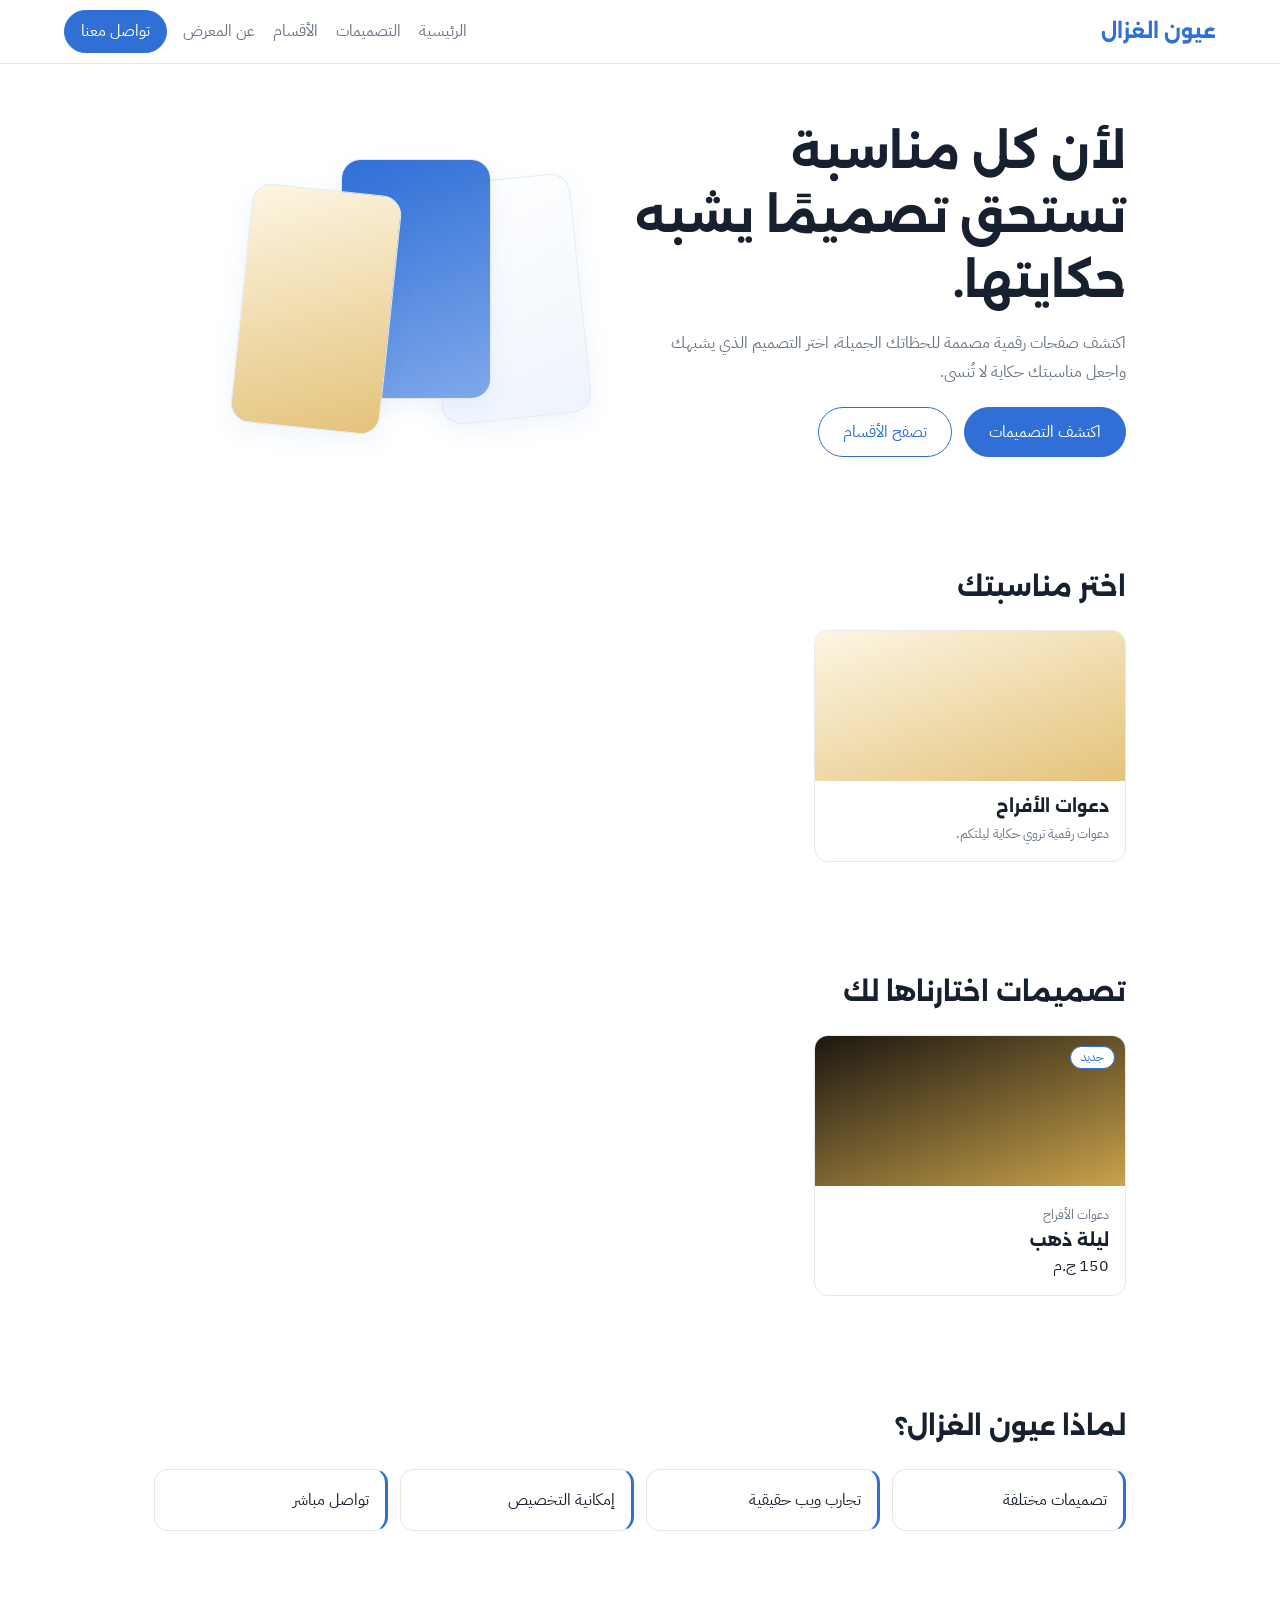
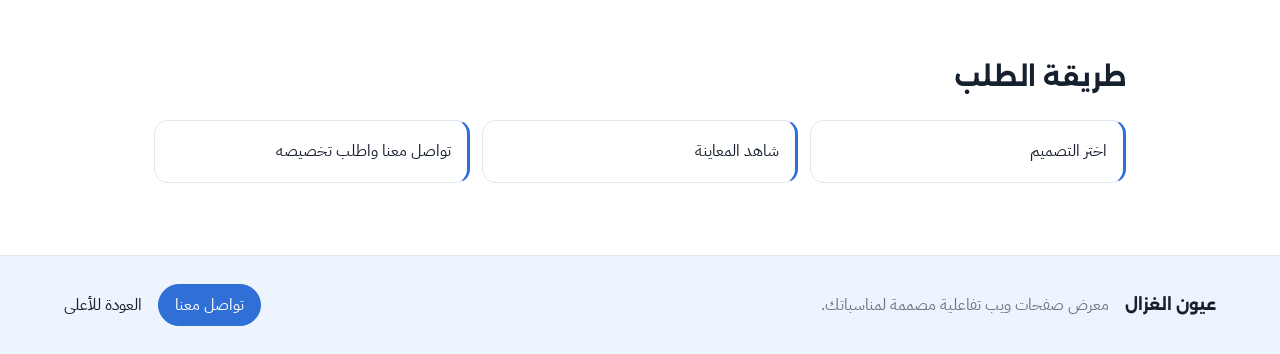
<file: index.html>
<!doctype html><html lang="ar" dir="rtl"><head><meta charset="utf-8"><meta name="viewport" content="width=device-width,initial-scale=1"><title></title>
<link href="https://fonts.googleapis.com/css2?family=Alexandria:wght@500;700&family=IBM+Plex+Sans+Arabic:wght@400;500&display=swap" rel="stylesheet">
<link rel="stylesheet" href="assets/css/main.css"></head><body>
<header class="hd"><a class="logo" href="index.html" data-t="brand.logo"></a><nav id="nav"></nav><a class="btn sm" id="wa-head" data-t="nav.contact"></a></header>
<main>
<section class="hero"><div><h1 data-t="hero.title"></h1><p data-t="hero.text"></p><div class="row"><a class="btn" href="#featured" data-t="hero.primary"></a><a class="btn ghost" href="#cats" data-t="hero.secondary"></a></div></div>
<div class="mock" aria-hidden="true"><i></i><i></i><i></i></div></section>
<section id="cats"><h2 data-t="cats.title"></h2><div class="grid" id="cat-grid"></div></section>
<section id="featured"><h2 data-t="featured.title"></h2><div class="grid" id="feat-grid"></div></section>
<section id="about"><h2 data-t="why.title"></h2><ul class="why" id="why"></ul></section>
<section><h2 data-t="steps.title"></h2><ol class="why" id="steps"></ol></section>
</main>
<footer><b data-t="brand.name"></b><p data-t="brand.about"></p><a id="wa-foot" class="btn sm" data-t="nav.contact"></a><a href="#" data-t="footer.top"></a></footer>
<script src="assets/js/common.js"></script><script src="assets/js/app.js"></script></body></html>
</file>
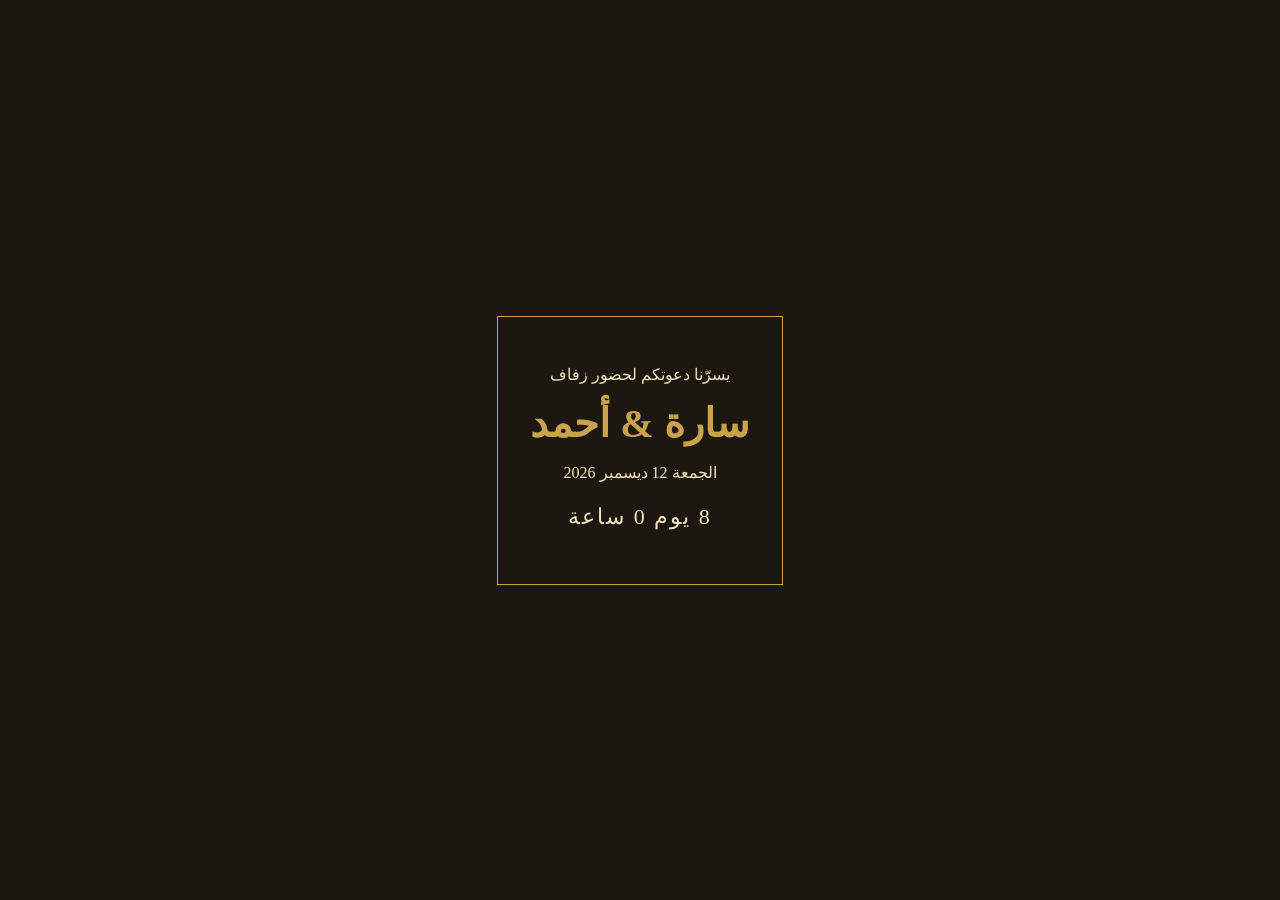
<file: designs/weddings/design-001/index.html>
<!doctype html><html lang="ar" dir="rtl"><meta charset="utf-8"><meta name="viewport" content="width=device-width,initial-scale=1"><title>دعوة زفاف</title>
<style>body{margin:0;min-height:100vh;display:grid;place-items:center;text-align:center;background:#1c1710;color:#f3e4bd;font-family:serif}
div{padding:32px;border:1px solid #c9a24b;margin:16px;max-width:360px}h1{font-size:40px;margin:8px 0;color:#c9a24b}#c{font-size:22px;letter-spacing:2px}</style>
<div><p>يسرّنا دعوتكم لحضور زفاف</p><h1>سارة &amp; أحمد</h1><p>الجمعة 12 ديسمبر 2026</p><p id="c"></p></div>
<script>const t=new Date('2026-12-12T19:00:00'),f=()=>{const d=Math.max(0,t-Date.now());c.textContent=Math.floor(d/864e5)+' يوم '+Math.floor(d%864e5/36e5)+' ساعة'};f();setInterval(f,6e4)</script></html>
</file>
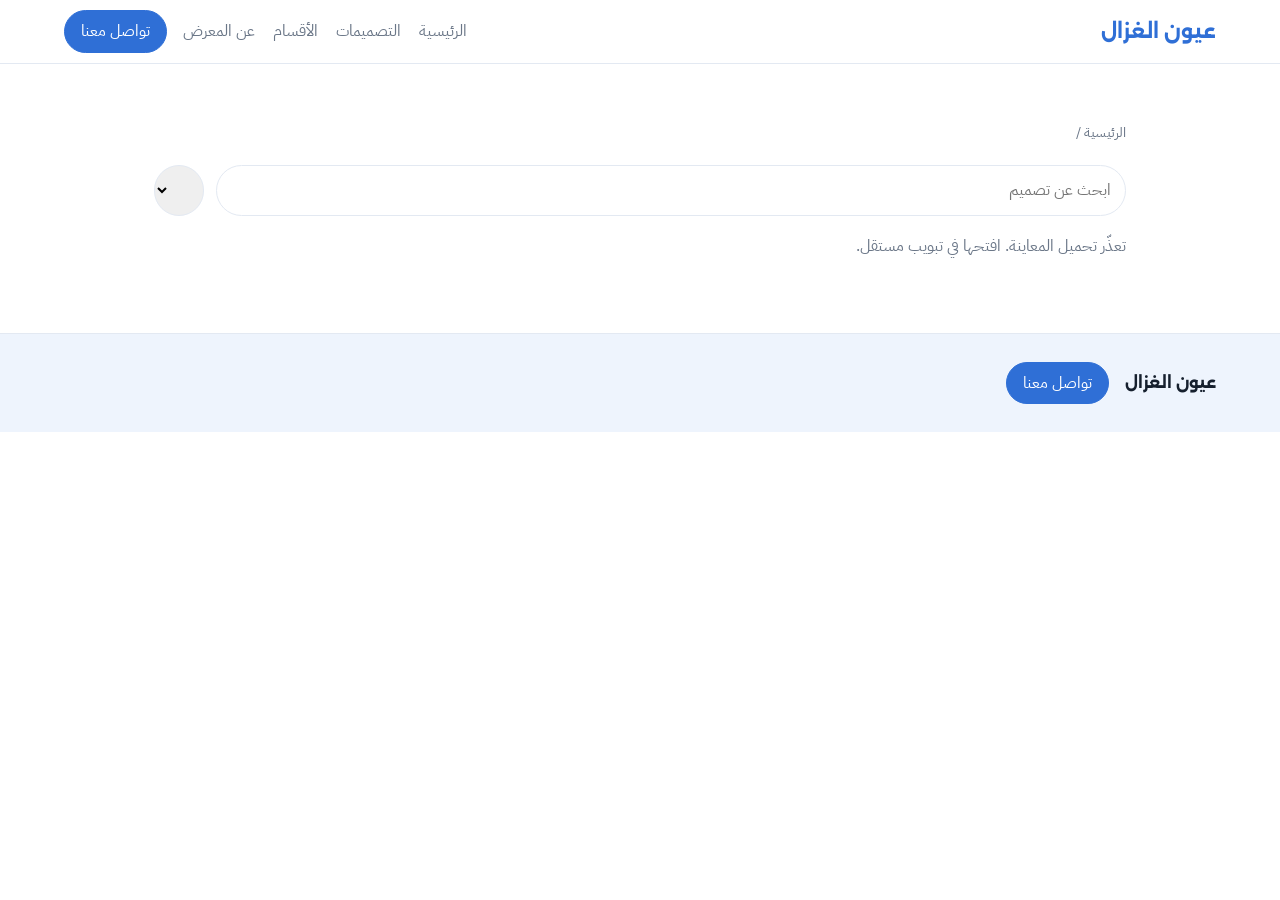
<file: category.html>
<!doctype html><html lang="ar" dir="rtl"><head><meta charset="utf-8"><meta name="viewport" content="width=device-width,initial-scale=1"><title></title>
<link href="https://fonts.googleapis.com/css2?family=Alexandria:wght@500;700&family=IBM+Plex+Sans+Arabic:wght@400;500&display=swap" rel="stylesheet">
<link rel="stylesheet" href="assets/css/main.css"></head><body>
<header class="hd"><a class="logo" href="index.html" data-t="brand.logo"></a><nav id="nav"></nav><a class="btn sm" id="wa-head" data-t="nav.contact"></a></header>
<main><section><nav class="crumb"><a href="index.html" data-t="nav.home"></a> / <span id="crumb"></span></nav><h1 id="ct"></h1><p id="cd"></p>
<div class="row"><input id="q" type="search" data-ph="ui.search"><select id="sort"></select></div><div class="grid" id="grid"></div><p id="state" class="muted"></p></section></main>
<footer><b data-t="brand.name"></b><a id="wa-foot" class="btn sm" data-t="nav.contact"></a></footer>
<script src="assets/js/common.js"></script><script src="assets/js/gallery.js"></script></body></html>
</file>
<file: assets/css/main.css>
:root{--b:#2f6fd6;--bl:#eef4fd;--t:#16202e;--m:#6b7788;--l:#e3e9f2;--r:14px}
*{box-sizing:border-box}html{scroll-behavior:smooth}
body{margin:0;font:400 16px/1.8 'IBM Plex Sans Arabic',sans-serif;color:var(--t);background:#fff}
h1,h2,h3,.logo,b{font-family:Alexandria,sans-serif;line-height:1.4}
a{color:inherit;text-decoration:none}:focus-visible{outline:2px solid var(--b);outline-offset:2px}
.hd{position:sticky;top:0;z-index:5;display:flex;align-items:center;gap:16px;padding:10px 5%;background:#fffe;backdrop-filter:blur(8px);border-bottom:1px solid var(--l)}
.logo{font-weight:700;color:var(--b);font-size:20px}#nav{display:flex;gap:18px;margin-inline-start:auto;overflow-x:auto}#nav a{color:var(--m);white-space:nowrap}#nav a:hover{color:var(--b)}
.btn{display:inline-block;padding:10px 24px;border-radius:99px;background:var(--b);color:#fff;border:1px solid var(--b);font:500 15px inherit;cursor:pointer}
.btn.ghost{background:#fff;color:var(--b)}.btn.sm{padding:6px 16px}
section{padding:56px 5%;max-width:1100px;margin:auto}h2{font-size:26px;margin:0 0 24px}
.hero{display:grid;gap:32px;align-items:center}.hero h1{font-size:clamp(28px,5vw,46px);margin:0 0 12px}.hero p{color:var(--m);max-width:46ch}
.row{display:flex;gap:12px;flex-wrap:wrap;margin-top:20px}
.mock{position:relative;height:260px}.mock i{position:absolute;width:150px;height:240px;border-radius:20px;border:1px solid var(--l);box-shadow:0 8px 24px #2f6fd614}
.mock i:nth-child(1){background:linear-gradient(160deg,#fff,#eef4fd);inset-inline-start:0;top:20px;rotate:-6deg}
.mock i:nth-child(2){background:linear-gradient(160deg,#2f6fd6,#7fa8ea);inset-inline-start:90px;top:0}
.mock i:nth-child(3){background:linear-gradient(160deg,#fdf6e3,#e4c27a);inset-inline-start:190px;top:30px;rotate:6deg}
.grid{display:grid;gap:18px;grid-template-columns:repeat(auto-fill,minmax(240px,1fr))}
.card{display:block;text-align:start;font:inherit;color:inherit;border:1px solid var(--l);border-radius:var(--r);background:#fff;padding:0;cursor:pointer;overflow:hidden;transition:border-color .2s,transform .2s}
.card:hover{border-color:var(--b);transform:translateY(-2px)}.card .th{height:150px;position:relative}.card .in{padding:14px 16px}
.card h3{margin:0;font-size:17px}.muted,.card small{color:var(--m)}.tag{position:absolute;top:10px;inset-inline-start:10px;background:#fff;color:var(--b);border:1px solid var(--b);border-radius:99px;padding:0 10px;font-size:12px}
.card.tool{background:var(--bl);border-style:dashed}.why{display:grid;gap:12px;padding:0;list-style:none;grid-template-columns:repeat(auto-fit,minmax(200px,1fr))}.why li{padding:16px;border:1px solid var(--l);border-radius:var(--r);border-inline-start:3px solid var(--b)}
input,select{padding:10px 14px;border:1px solid var(--l);border-radius:99px;font:inherit}input{flex:1;min-width:160px}
footer{display:flex;flex-wrap:wrap;gap:16px;align-items:center;padding:28px 5%;background:var(--bl);border-top:1px solid var(--l)}footer p{margin:0;color:var(--m);flex:1}
.crumb{color:var(--m);font-size:14px}
dialog{border:0;border-radius:var(--r);padding:0;width:min(920px,100%);max-height:92vh;overflow:auto;box-shadow:0 20px 60px #0003}dialog::backdrop{background:#16202e99}
.mh{display:flex;justify-content:space-between;gap:12px;padding:16px 20px;border-bottom:1px solid var(--l)}.mb{padding:16px 20px;display:grid;gap:12px}
.mb ul{margin:0;padding-inline-start:20px;color:var(--m)}iframe{width:100%;height:50vh;border:1px solid var(--l);border-radius:12px;background:var(--bl)}
.x{border:0;background:var(--bl);width:36px;height:36px;border-radius:50%;cursor:pointer;font-size:18px}
@media(max-width:640px){dialog{width:100%;height:100%;max-height:100%;border-radius:0}iframe{height:55vh}}
@media(min-width:800px){.hero{grid-template-columns:1.2fr 1fr}}
@media(prefers-reduced-motion:reduce){*{transition:none!important}}
</file>
